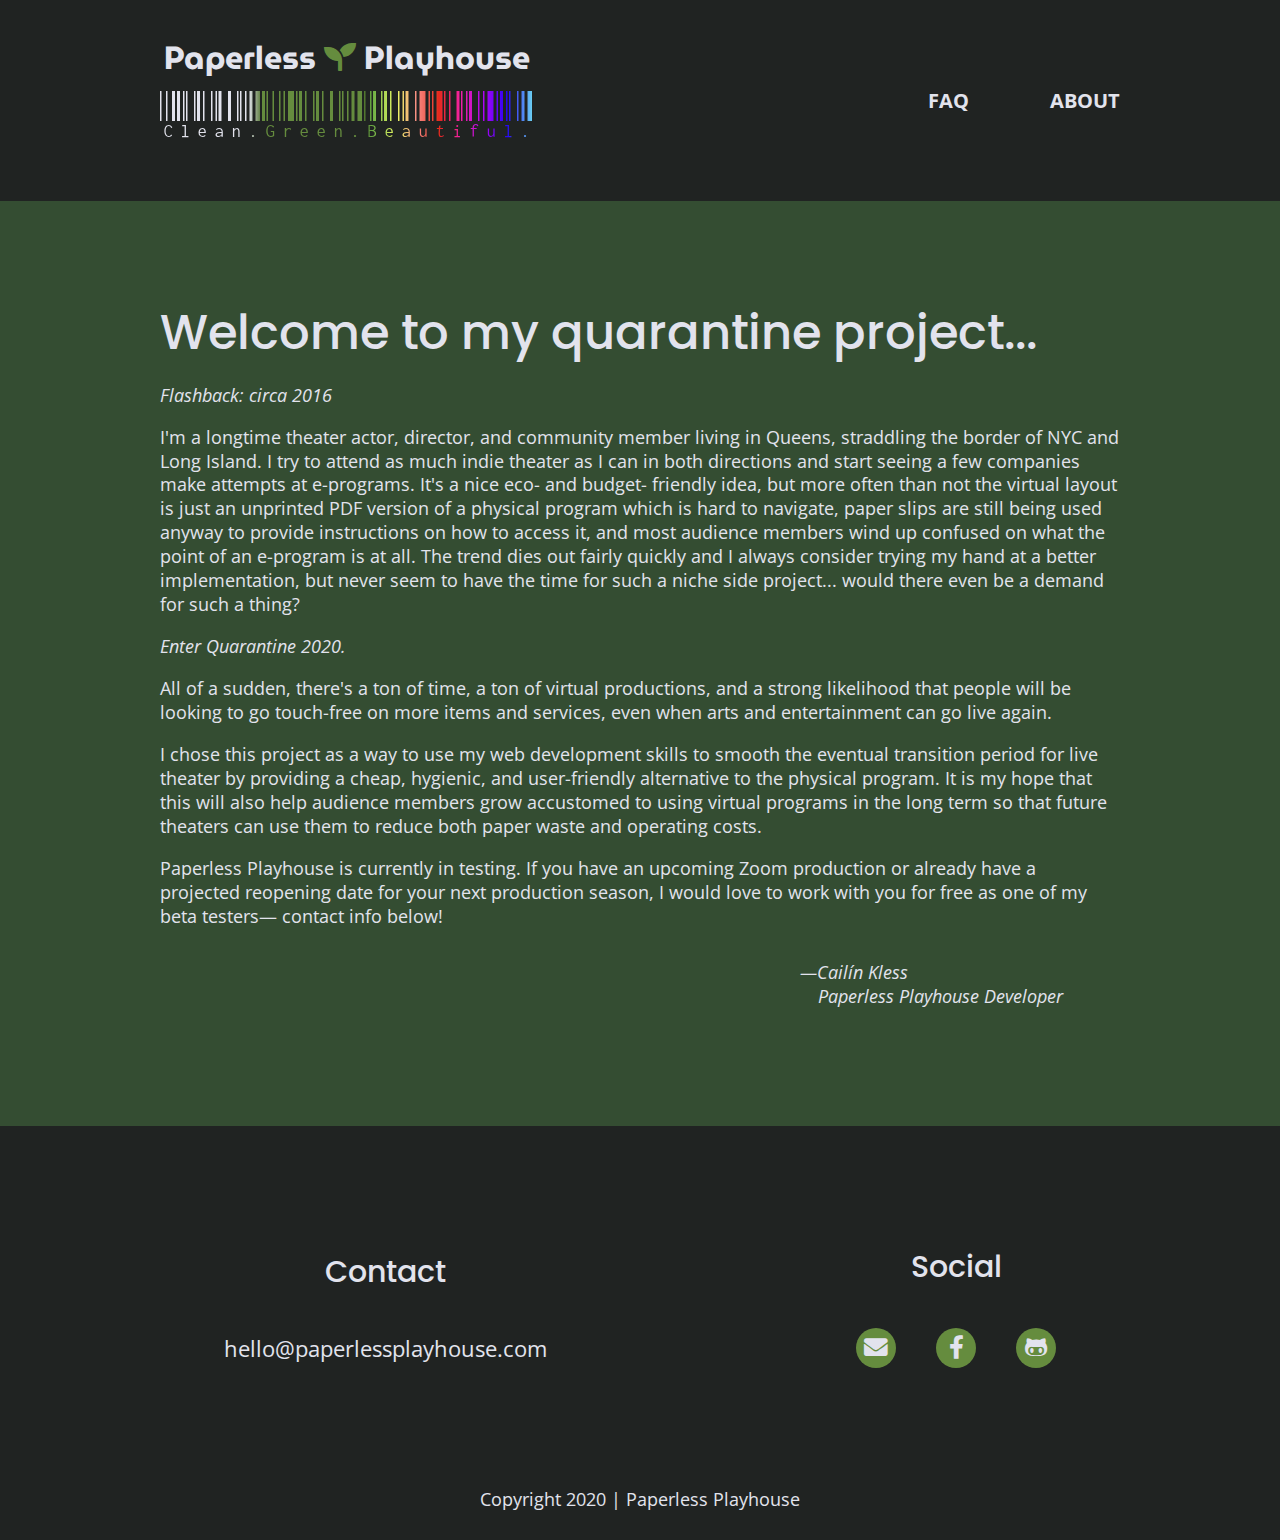
<file: about/index.html>
<!doctype html>
<html class="no-js" lang="">

<head>
  <meta charset="utf-8">
  <meta http-equiv="x-ua-compatible" content="ie=edge">
  <title>About Paperless Playhouse</title>
  <meta name="description" content="">
  <meta name="viewport" content="width=device-width, initial-scale=1, shrink-to-fit=no">

  <meta property="og:title" content="Paperless Playhouse">
  <meta property="og:description" content="Contact-free, waste-free virtual programs.">
  <meta property="og:type" content="Website">
  <meta property="og:url" content="paperlessplayhouse.com">
  <meta property="og:image" content="img/rajphoneevened.png">

  <link rel="manifest" href="../site.webmanifest">
  <link rel="apple-touch-icon" href="../icon.png">
  <link rel='icon' href='../favicon.ico' type='image/x-icon'/ >
  <!-- Place favicon.ico in the root directory -->
  <!--Logo Fonts-->
  <link href="https://fonts.googleapis.com/css2?family=Libre+Barcode+128+Text&family=MuseoModerno:wght@100;200;300;400;500;531;600;700;800;900&display=swap" rel="stylesheet">
  <!-- Google Fonts -->
  <link href="https://fonts.googleapis.com/css?family=Open+Sans:400,700|Poppins:500,700" rel="stylesheet">
  <!-- FontAwesome CDN version 5.5 -->
  <link rel="stylesheet" href="https://use.fontawesome.com/releases/v5.5.0/css/all.css">
  <link rel="stylesheet" href="../css/normalize.css">
  <link rel="stylesheet" href="../css/main.css">
</head>

<body>
  <!--[if lte IE 9]>
    <p class="browserupgrade">You are using an <strong>outdated</strong> browser. Please <a href="https://browsehappy.com/">upgrade your browser</a> to improve your experience and security.</p>
  <![endif]-->

  <!-- Add your site or application content here -->
  <header>
    <div class="content-wrapper">
      <div class="logo-wrapper">
        <a href="../index.html">
        <h1 id="logo-line1">Paperless <i class="fas fa-seedling"></i> Playhouse</h1>
        <h1 id="logo-line2"><span class="green-grad">Clean.</span>Green.<span class="rainbow-grad">Beautiful.</span></h1>
        </a>
      </div>
      <div class="header-divider"></div>
      <nav>
        <ul>
          <li><a href="../faq/index.html" target="_blank">FAQ</a></li>
          <li><a href="index.html">About</a></li>
        </ul>
      </nav>
    </div>
  </header>

  <main>

    <section class="mission">
      <div class="content-wrapper">
        <div class="mission-content">
          <h2>Welcome to my quarantine project...</h2>
          <p><em>Flashback: circa 2016</em></p>
          <p>I'm a longtime theater actor, director, and community member living in Queens, straddling the border of NYC and Long Island. I try to attend as much indie theater as I can in both directions and start seeing a few companies make attempts at e-programs. It's a nice eco- and budget- friendly idea, but more often than not the virtual layout is just an unprinted PDF version of a physical program which is hard to navigate, paper slips are still being used anyway to provide instructions on how to access it, and most audience members wind up confused on what the point of an e-program is at all. The trend dies out fairly quickly and I always consider trying my hand at a better implementation, but never seem to have the time for such a niche side project... would there even be a demand for such a thing?</p>
          <p><em>Enter Quarantine 2020.</em></p>
          <p>All of a sudden, there's a ton of time, a ton of virtual productions, and a strong likelihood that people will be looking to go touch-free on more items and services, even when arts and entertainment can go live again.</p>
          <p>I chose this project as a way to use my web development skills to smooth the eventual transition period for live theater by providing a cheap, hygienic, and user-friendly alternative to the physical program. It is my hope that this will also help audience members grow accustomed to using virtual programs in the long term so that future theaters can use them to reduce both paper waste and operating costs.</p>
          <p>Paperless Playhouse is currently in testing. If you have an upcoming Zoom production or already have a projected reopening date for your next production season, I would love to work with you for free as one of my beta testers&mdash; contact info below!</p>
          <div id="sign-off">
            <p><em>&mdash;Cail&iacute;n Kless<br><span>Paperless Playhouse Developer<span></em></p>
          </div>
        </div>
      </div> <!-- mission content wrapper ends -->
    </section>

  </main> <!-- main wrapper -->

  <footer>
    <div class="content-wrapper">
      <div class="footer-content">
        <address class="contact">
          <h4>Contact</h4>
          <p><email>
            <a href="mailto:hello@paperlessplayhouse.com">hello@paperlessplayhouse.com</a>
          </email></p>
        </address>
        <div class="social">
          <h4>Social</h4>
          <div class="social-icons">
            <a href="mailto:hello@paperlessplayhouse.com" target="_blank"><p>
              <i class="fas fa-envelope"></i>
            </p></a>
            <a href="https://www.facebook.com/Paperless-Playhouse-103790128084582" target="_blank"><p>
              <i class="fab fa-facebook-f"></i>
            </p></a>
            <a href="https://github.com/cailinkless" target="_blank"><p>
              <i class="fab fa-github-alt"></i>
            </p></a>
          </div>
        </div>
      </div> <!-- footer content ends -->
    </div>
    <!--footer content-wrapper ends-->
    <div class="copyright">
      <p class="web-copyright">Copyright 2020 | Paperless Playhouse</p>
    </div>
  </footer>

  <script src="../js/vendor/modernizr-3.6.0.min.js"></script>
  <script src="https://code.jquery.com/jquery-3.3.1.min.js" integrity="sha256-FgpCb/KJQlLNfOu91ta32o/NMZxltwRo8QtmkMRdAu8="
    crossorigin="anonymous"></script>
  <script>
    window.jQuery || document.write('<script src="../js/vendor/jquery-3.3.1.min.js"><\/script>')

  </script>
  <script src="../js/plugins.js"></script>
  <script src="../js/main.js"></script>

  <!-- Google Analytics: change UA-XXXXX-Y to be your site's ID. -->
  <script>
    window.ga = function () {
      ga.q.push(arguments)
    };
    ga.q = [];
    ga.l = +new Date;
    ga('create', 'UA-XXXXX-Y', 'auto');
    ga('send', 'pageview')

  </script>
  <script src="https://www.google-analytics.com/analytics.js" async defer></script>
</body>

</html>
</file>
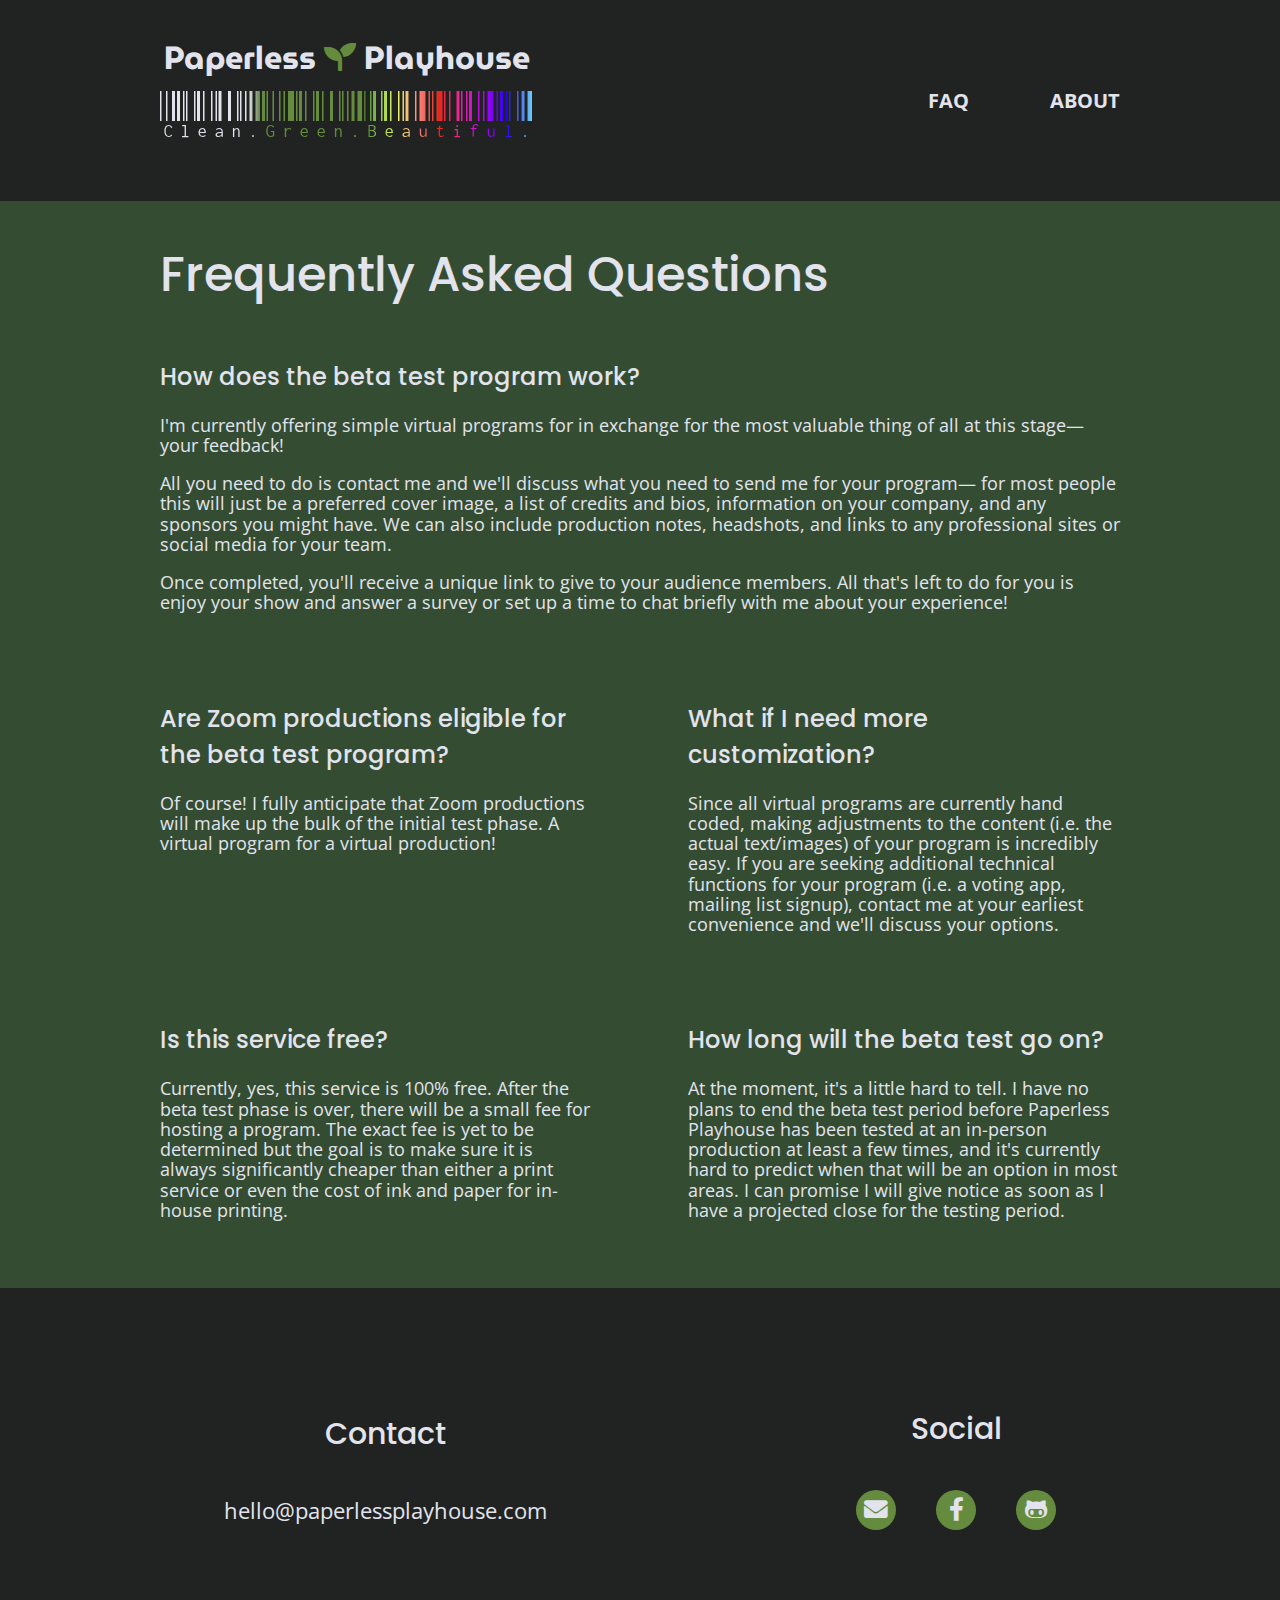
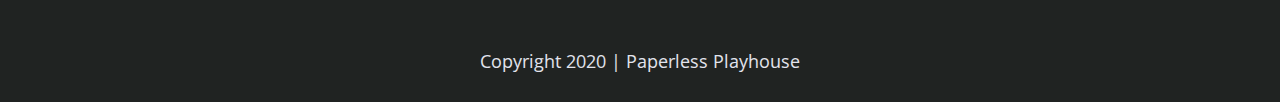
<file: faq/index.html>
<!doctype html>
<html class="no-js" lang="">

<head>
  <meta charset="utf-8">
  <meta http-equiv="x-ua-compatible" content="ie=edge">
  <title>FAQ - Paperless Playhouse</title>
  <meta name="description" content="">
  <meta name="viewport" content="width=device-width, initial-scale=1, shrink-to-fit=no">

  <meta property="og:title" content="Paperless Playhouse">
  <meta property="og:description" content="Contact-free, waste-free virtual programs.">
  <meta property="og:type" content="Website">
  <meta property="og:url" content="paperlessplayhouse.com">
  <meta property="og:image" content="img/rajphoneevened.png">

  <link rel="manifest" href="../site.webmanifest">
  <link rel="apple-touch-icon" href="../icon.png">
  <link rel='icon' href='../favicon.ico' type='image/x-icon'/ >
  <!-- Place favicon.ico in the root directory -->
  <!--Logo Fonts-->
  <link href="https://fonts.googleapis.com/css2?family=Libre+Barcode+128+Text&family=MuseoModerno:wght@100;200;300;400;500;531;600;700;800;900&display=swap" rel="stylesheet">
  <!-- Google Fonts -->
  <link href="https://fonts.googleapis.com/css?family=Open+Sans:400,700|Poppins:500,700" rel="stylesheet">
    <!-- FontAwesome CDN version 5.5 -->
    <link rel="stylesheet" href="https://use.fontawesome.com/releases/v5.5.0/css/all.css">
  <link rel="stylesheet" href="../css/normalize.css">
  <link rel="stylesheet" href="../css/main.css">
</head>

<body>
  <!--[if lte IE 9]>
    <p class="browserupgrade">You are using an <strong>outdated</strong> browser. Please <a href="https://browsehappy.com/">upgrade your browser</a> to improve your experience and security.</p>
  <![endif]-->

  <!-- Add your site or application content here -->
  <header>
      <div class="content-wrapper">
        <div class="logo-wrapper">
          <a href="../index.html">
          <h1 id="logo-line1">Paperless <i class="fas fa-seedling"></i> Playhouse</h1>
          <h1 id="logo-line2"><span class="green-grad">Clean.</span>Green.<span class="rainbow-grad">Beautiful.</span></h1>
          </a>
        </div>
        <div class="header-divider"></div>
      <nav>
        <ul>
          <li><a href="index.html">FAQ</a></li>
          <li><a href="../about/index.html" target="_blank">About</a></li>
        </ul>
      </nav>
    </div>
  </header>

  <main class="faq">
    <div class="content-wrapper">
      <h2>Frequently Asked Questions</h2>
      <div class="faq-content" id="big-question">
        <h4>How does the beta test program work?</h4>
        <p>I'm currently offering simple virtual programs for in exchange for the most valuable thing of all at this stage&mdash; your feedback!</p>
        <p>All you need to do is contact me and we'll discuss what you need to send me for your program&mdash; for most people this will just be a preferred cover image, a list of credits and bios, information on your company, and any sponsors you might have. We can also include production notes, headshots, and links to any professional sites or social media for your team.</p>
        <p>Once completed, you'll receive a unique link to give to your audience members. All that's left to do for you is enjoy your show and answer a survey or set up a time to chat briefly with me about your experience!</p>
      </div>
      <div class="faq-content">
        <h4>Are Zoom productions eligible for the beta test program?</h4>
        <p>Of course! I fully anticipate that Zoom productions will make up the bulk of the initial test phase. A virtual program for a virtual production!</p>
      </div>
      <div class="faq-content">
        <h4>What if I need more customization?</h4>
        <p>Since all virtual programs are currently hand coded, making adjustments to the content (i.e. the actual text/images) of your program is incredibly easy. If you are seeking additional technical functions for your program (i.e. a voting app, mailing list signup), contact me at your earliest convenience and we'll discuss your options.</p>
      </div>
      <div class="faq-content">
        <h4>Is this service free?</h4>
        <p>Currently, yes, this service is 100% free. After the beta test phase is over, there will be a small fee for hosting a program. The exact fee is yet to be determined but the goal is to make sure it is always significantly cheaper than either a print service or even the cost of ink and paper for in-house printing.</p>
      </div>
      <div class="faq-content">
        <h4>How long will the beta test go on?</h4>
        <p>At the moment, it's a little hard to tell. I have no plans to end the beta test period before Paperless Playhouse has been tested at an in-person production at least a few times, and it's currently hard to predict when that will be an option in most areas. I can promise I will give notice as soon as I have a projected close for the testing period.</p>
      </div>
    </div> <!-- faq content wrapper ends -->
  </main>

  <footer>
    <div class="content-wrapper">
      <div class="footer-content">
        <address class="contact">
          <h4>Contact</h4>
          <p><email>
            <a href="mailto:hello@paperlessplayhouse.com">hello@paperlessplayhouse.com</a>
          </email></p>
        </address>
        <div class="social">
          <h4>Social</h4>
          <div class="social-icons">
            <a href="mailto:hello@paperlessplayhouse.com" target="_blank"><p>
              <i class="fas fa-envelope"></i>
            </p></a>
            <a href="https://www.facebook.com/Paperless-Playhouse-103790128084582" target="_blank"><p>
              <i class="fab fa-facebook-f"></i>
            </p></a>
            <a href="https://github.com/cailinkless" target="_blank"><p>
              <i class="fab fa-github-alt"></i>
            </p></a>
          </div>
        </div>
      </div> <!-- footer content ends -->
    </div>
    <!--footer content-wrapper ends-->
    <div class="copyright">
      <p class="web-copyright">Copyright 2020 | Paperless Playhouse</p>
    </div>
  </footer>

  <script src="../js/vendor/modernizr-3.6.0.min.js"></script>
  <script src="https://code.jquery.com/jquery-3.3.1.min.js" integrity="sha256-FgpCb/KJQlLNfOu91ta32o/NMZxltwRo8QtmkMRdAu8="
    crossorigin="anonymous"></script>
  <script>
    window.jQuery || document.write('<script src="../js/vendor/jquery-3.3.1.min.js"><\/script>')

  </script>
  <script src="../js/plugins.js"></script>
  <script src="../js/main.js"></script>

  <!-- Google Analytics: change UA-XXXXX-Y to be your site's ID. -->
  <script>
    window.ga = function () {
      ga.q.push(arguments)
    };
    ga.q = [];
    ga.l = +new Date;
    ga('create', 'UA-XXXXX-Y', 'auto');
    ga('send', 'pageview')

  </script>
  <script src="https://www.google-analytics.com/analytics.js" async defer></script>
</body>

</html>
</file>
<file: css/main.css>
/*! HTML5 Boilerplate v6.1.0 | MIT License | https://html5boilerplate.com/ */

/*
 * What follows is the result of much research on cross-browser styling.
 * Credit left inline and big thanks to Nicolas Gallagher, Jonathan Neal,
 * Kroc Camen, and the H5BP dev community and team.
 */

/* ==========================================================================
   Base styles: opinionated defaults
   ========================================================================== */

html {
  color: #222;
  font-size: 1em;
  line-height: 1.4;
}

/*
 * Remove text-shadow in selection highlight:
 * https://twitter.com/miketaylr/status/12228805301
 *
 * Vendor-prefixed and regular ::selection selectors cannot be combined:
 * https://stackoverflow.com/a/16982510/7133471
 *
 * Customize the background color to match your design.
 */

::-moz-selection {
  background: #b3d4fc;
  text-shadow: none;
}

::selection {
  background: #b3d4fc;
  text-shadow: none;
}

/*
 * A better looking default horizontal rule
 */

hr {
  display: block;
  height: 1px;
  border: 0;
  border-top: 1px solid #ccc;
  margin: 1em 0;
  padding: 0;
}

/*
 * Remove the gap between audio, canvas, iframes,
 * images, videos and the bottom of their containers:
 * https://github.com/h5bp/html5-boilerplate/issues/440
 */

audio,
canvas,
iframe,
img,
svg,
video {
  vertical-align: middle;
}

/*
 * Remove default fieldset styles.
 */

fieldset {
  border: 0;
  margin: 0;
  padding: 0;
}

/*
 * Allow only vertical resizing of textareas.
 */

textarea {
  resize: vertical;
}

/* ==========================================================================
   Browser Upgrade Prompt
   ========================================================================== */

.browserupgrade {
  margin: 0.2em 0;
  background: #ccc;
  color: #000;
  padding: 0.2em 0;
}

/* ==========================================================================
   Author's custom styles
   ========================================================================== */

/* General Styles */

html {
	font-size: 16px;
}

body {
  font-size: 1em;
  font-family: 'Open Sans', sans-serif;
  color: #e2e3ed;
  text-align: left;
}

ul,
ol {
  list-style-type: none;
  margin: 0;
  padding: 0;
}

a {
  color: #e2e3ed;
  text-decoration: none;
}

#logo-wrapper {
  max-width: 80%;
}

#logo-line1 {
  font-family: 'MuseoModerno', cursive;
  text-align: center;
  padding-bottom: 0;
  margin-bottom: 0;
  /** color: #527158; **/
}

#logo-line2 {
  font-family: 'Libre Barcode 128 Text', cursive;
  text-align: center;
  font-weight: normal;
  font-size: 2em;
  padding-top: 0;
  margin-top: 0;
  color: #658C3E;
  /** color: #527158; **/
}

#logo-line1 i {
    color: #658C3E;
}

.rainbow-grad {
  /* Permalink - use to edit and share this gradient: https://colorzilla.com/gradient-editor/#50732d+0,6bad45+5,eafc64+19,f98c84+31,e5291b+44,f4229d+56,aa04f7+71,2404f4+84,6fdef2+100 */
background: #6bad45 /* Old browsers */
background: -moz-linear-gradient(left,  #6bad45 0%, #eafc64 19%, #f98c84 31%, #e5291b 44%, #f4229d 56%, #aa04f7 71%, #2404f4 84%, #6fdef2 100%); /* FF3.6-15 */
background: -webkit-linear-gradient(left,  #50732d 0%,#6bad45 5%,#eafc64 19%,#f98c84 31%,#e5291b 44%,#f4229d 56%,#aa04f7 71%,#2404f4 84%,#6fdef2 100%); /* Chrome10-25,Safari5.1-6 */
background: linear-gradient(to right,  #50732d 0%,#6bad45 5%,#eafc64 19%,#f98c84 31%,#e5291b 44%,#f4229d 56%,#aa04f7 71%,#2404f4 84%,#6fdef2 100%); /* W3C, IE10+, FF16+, Chrome26+, Opera12+, Safari7+ */
filter: progid:DXImageTransform.Microsoft.gradient( startColorstr='#50732d', endColorstr='#6fdef2',GradientType=1 ); /* IE6-9 */
-webkit-background-clip: text;
-webkit-text-fill-color: transparent;
}

.green-grad {
  /* Permalink - use to edit and share this gradient: https://colorzilla.com/gradient-editor/#e2e3ed+0,e2e3ed+87,50732d+100 */
background: #e2e3ed; /* Old browsers */
background: -moz-linear-gradient(left,  #e2e3ed 0%, #e2e3ed 87%, #50732d 100%); /* FF3.6-15 */
background: -webkit-linear-gradient(left,  #e2e3ed 0%,#e2e3ed 87%,#50732d 100%); /* Chrome10-25,Safari5.1-6 */
background: linear-gradient(to right,  #e2e3ed 0%,#e2e3ed 87%,#50732d 100%); /* W3C, IE10+, FF16+, Chrome26+, Opera12+, Safari7+ */
filter: progid:DXImageTransform.Microsoft.gradient( startColorstr='#e2e3ed', endColorstr='#50732d',GradientType=1 ); /* IE6-9 */
-webkit-background-clip: text;
-webkit-text-fill-color: transparent;
}

/* Logo Fix for certain mobile widths */

@media only screen and (min-width:400px) {
  #logo-line2 {
    font-size: 3.15em;
  }
}
/* End Logo Fix */

h2 {
  font-family: 'Poppins', sans-serif;
  font-weight: 500;
  font-size: 1.875em;
  margin: 0;
}

h3,
h4 {
  font-family: 'Poppins', sans-serif;
  font-weight: 500;
  font-size: 1.125em;
  margin: 20px 0;
}

p {
  font-size: .875em;
  line-height: 1.285;
}

img {
 width: 100%;
}

figure {
 margin: 0;
}

address {
 font-style: normal;
}

.content-wrapper {
  width: 90%;
  margin: 50px 0;
}

/* -------------------- Base Header - Footer Styles -------------------- */

header,
footer {
  background-color: #202322;
  display: flex;
  justify-content: center;
  align-items: center;
  flex-flow: row wrap;
}

header {
  padding: 15px 0;
}

header .content-wrapper {
  margin: 0;
  display: flex;
  justify-content: center;
  align-items: center;
  flex-flow: row wrap;
}

.header-divider {
  background: #3a3a3a;
  height: 1px;
  width: 100%;
  margin: 10px 0 20px 0;
}

header nav {
  width: 60%;
  font-size: 1.125em;
  font-weight: 700;
  text-transform: uppercase;
  display: flex;
  justify-content: space-around;
  align-items: center;
  flex-flow: row wrap;
}

header nav ul {
  width: 100%;
  display: flex;
  justify-content: space-around;
}

header nav ul li {
  font-size: 1.125em;
}

header nav a:hover {
  opacity: 50%;
  text-decoration: underline;
}

footer {
  text-align: center;
  flex-direction: column;
}

footer p {
  margin: 0;
}

.web-copyright {
  padding-bottom: 0.5em;
}

footer .content-wrapper {
  width: 55%;
  margin: 50px 0;
}

footer .contact {
  margin-bottom: 50px;
}

footer .contact p {
  font-size: 1em;
}

footer .social-icons {
  display: flex;
  justify-content: space-around;
  align-items: center;
}

footer .social-icons p {
  background-color: #658C3E;
  border-radius: 50%;
  width: 40px;
  height: 40px;
  display: flex;
  justify-content: center;
  align-items: center;
}

footer email a {
  font-size: 0.9em;
}

footer .social-icons p i {
  font-size: 1.3125em;
}

footer .copyright {
  margin: 20px 0;
  max-width: 90%;
}

footer a:hover {
  opacity: 50%;
}

footer email:hover {
  text-decoration: underline;
}

.credit a:hover {
  text-decoration: underline;
}

/* -------------------- Mobile Styles - Homepage -------------------- */

/* Hero Area */

.hero-area {
  background: url(../img/rajphone-darkened.png);
  background-size: cover;
  background-position: center;
  min-height: 500px;
  display: flex;
  justify-content: center;
  flex-flow: row wrap;
  padding-top: 0;
}

.hero-area h1 {
  font-size: 1.75em;
  font-family: 'Poppins', Helvetica, Arial, sans-serif;
  font-weight: 500;
  margin-top: 0;
  padding-top: 0;
}

/* Aside */

aside {
  background-color: #344D32;
  display: flex;
  justify-content: center;
  align-items: center;
  flex-flow: row wrap;
}

aside .form {
  margin-top: 30px;
}

input[type=button]:hover {
  background-color: #000000;
  color: #344D32;
}

input[type=button] {
  width: 100%;
  padding: 20px 0;
  margin-top: 20px;
  background-color: #202322;
  font-family: 'Poppins', Helvetica, Arial, sans-serif;
  font-weight: 500;
  font-size: 1.125em;
  color: #e2e3ed;
  border: none;
  text-align: center;
  text-transform: uppercase;
}

/* Features */

.features {
  background: url('../img/darkgreener.jpg');
  background-size: cover;
  background-position: center;
  display: flex;
  justify-content: center;
  flex-flow: row wrap;
}

.features h2 {
  margin-bottom: 60px;
}

.features article {
  width: 63%;
  margin: 30px 0;
}

.features .features-items {
  display: flex;
  justify-content: center;
  align-items: center;
  flex-flow: row wrap;
}

.features i {
  font-size: 3.75em;
  margin-bottom: 40px;
}

.features p {
  text-align: center;
  margin: 0;
}

/* Reviews */

.reviews {
  background-color: #344D32;
  display: flex;
  justify-content: center;
  flex-flow: row wrap;
}

.reviews h2 {
  margin-bottom: 40px;
  line-height: 1;
}

.reviews h3 {
  width: 80%;
  margin: 20px 0;
}

/* ==========================================================================
   About Page
   ========================================================================== */

.mission {
  background-color: #344D32;
  display: flex;
  justify-content: center;
  align-items: center;
  flex-flow: row wrap;
}

#sign-off {
  margin-top: 2em;
  margin-left: 3.5em;
}

#sign-off span {
  padding-left: 1em;
}

/* ==========================================================================
   FAQ Page
   ========================================================================== */

.faq {
  background-color: #344D32;
  display: flex;
  justify-content: center;
  align-items: center;
  flex-flow: row wrap;
}

.faq .content-wrapper {
  margin: 50px 0 0 0;
  display: flex;
  justify-content: center;
  align-items: center;
  flex-flow: row wrap;
}

.faq h2 {
  margin-bottom: 40px;
  line-height: 1;
}

.faq-content {
  margin-bottom: 50px;
}

.faq-content h4 {
  line-height: 2em;
  font-family: 'Poppins', Helvetica, Arial, sans-serif;
  font-weight: 500;
}

/* ====== SAMPLE PAGE =======*/

/* Style the button that is used to open and close the collapsible content */
.collapsible {
  background-color: #85878b;
  color: #f2f0e3;
  cursor: pointer;
  padding: 18px;
  width: 100%;
  border-top: solid 10px #202322;
  border-bottom: none;
  border-left: none;
  border-right: none;
  text-align: center;
  outline: none;
  font-size: 20px;
  font-family: 'Merriweather', serif;
}

/* Add a background color to the button if it is clicked on (add the .active class with JS), and when you move the mouse over it (hover) */
.active, .collapsible:hover {
  background-color: #202322;
}

/* Style the collapsible content. Note: hidden by default */
.content {
  border-top: solid 10px #202322;
  padding: 0 18px;
  display: none;
  overflow: hidden;
  background-color: #85878b;
}

.bio {
  display: flex;
  flex-direction: row;
  align-items: flex-start;
  justify-content: space-around;
  padding-top: 25px;
}

.bio figure {
  width: 40%;
  border: solid 2px black;
}

.bio-text {
  width: 50%;
}

.bio a {
  color: aqua;
}

.bio a:hover {
  color: #e2e3ed;
}

/* ====== NFNV PAGE =======*/

#nfnv-page h3,
#nfnv-page h4,
#nfnv-page p {
  color: #000000;
}

#nfnv-page .collapsible {
  color: #BF4E63;
  background-color: #000000;
}

#nfnv-page .content {
  background-color: #ffffff;
}

#nfnv-page .content a,
#nfnv-page .content p a,
#nfnv-page .content .info a,
#nfnv-page .content .info p a {
  color: blue;
}

#nfnv-page .content a:hover,
#nfnv-page .content a:active,
#nfnv-page .content a:visited {
  text-decoration: underline;
}

#nfnv-page .content a:visited {
  color: #000000;
}

#nfnv-page footer p,
#nfnv-page footer h4 {
  color: #ffffff;
}

#company-contact {
  text-align: center;
  width: 95%;
}

.info,
.film {
  width: 100%;
  display: flex;
  flex-flow: row wrap;
  align-items: center;
  justify-content: center;
  padding-top: 25px;
  padding-bottom: 10px;
}

.info h3,
.film h3 {
  width: 90%;
}

.film figure {
  width: 90%;
  max-width: 500px;
  border: solid 2px black;
}

.film p {
  max-width: 500px;
}

.info p,
.film p {
  width: 90%;
}

.film a:hover {
  color: #e2e3ed;
}

.sponsor-logo {
  width: 75%;
  max-width: 250px;
  margin-bottom: 25px;
}

.sponsor-logo-big {
  width: 55%;
  max-width: 150px;
  margin: 25px;
}

/* ==========================================================================
   Helper classes
   ========================================================================== */

/*
 * Hide visually and from screen readers
 */

.hidden {
  display: none !important;
}

/*
 * Hide only visually, but have it available for screen readers:
 * https://snook.ca/archives/html_and_css/hiding-content-for-accessibility
 *
 * 1. For long content, line feeds are not interpreted as spaces and small width
 *    causes content to wrap 1 word per line:
 *    https://medium.com/@jessebeach/beware-smushed-off-screen-accessible-text-5952a4c2cbfe
 */

.visuallyhidden {
  border: 0;
  clip: rect(0 0 0 0);
  height: 1px;
  margin: -1px;
  overflow: hidden;
  padding: 0;
  position: absolute;
  width: 1px;
  white-space: nowrap;
  /* 1 */
}

/*
 * Extends the .visuallyhidden class to allow the element
 * to be focusable when navigated to via the keyboard:
 * https://www.drupal.org/node/897638
 */

.visuallyhidden.focusable:active,
.visuallyhidden.focusable:focus {
  clip: auto;
  height: auto;
  margin: 0;
  overflow: visible;
  position: static;
  width: auto;
  white-space: inherit;
}

/*
 * Hide visually and from screen readers, but maintain layout
 */

.invisible {
  visibility: hidden;
}

/*
 * Clearfix: contain floats
 *
 * For modern browsers
 * 1. The space content is one way to avoid an Opera bug when the
 *    `contenteditable` attribute is included anywhere else in the document.
 *    Otherwise it causes space to appear at the top and bottom of elements
 *    that receive the `clearfix` class.
 * 2. The use of `table` rather than `block` is only necessary if using
 *    `:before` to contain the top-margins of child elements.
 */

.clearfix:before,
.clearfix:after {
  content: " ";
  /* 1 */
  display: table;
  /* 2 */
}

.clearfix:after {
  clear: both;
}

/* ==========================================================================
   EXAMPLE Media Queries for Responsive Design.
   These examples override the primary ('mobile first') styles.
   Modify as content requires.
   ========================================================================== */


@media only screen and (min-width:768px) {
  /*Tablet styles here*/

  /* General styles */
  .content-wrapper {
    max-width: 640px;
    margin: 100px 0;
  }

  h2 {
    font-size: 2.25em;
    line-height: 1.333;
  }

  h3 {
      font-size: 1.5em;
      line-height: 1.25;
  }

  /* Header */
  header {
    justify-content: space-around;
    padding: 33px 0;
  }

  header .content-wrapper {
    width: 100%;
    justify-content: space-between;
  }

  header nav {
    width: 20%;
  }

  header nav ul {
    justify-content: space-between;
  }

  .header-divider {
    display: none;
  }
  /* Hero Area */

  .hero-area {
    min-height: 600px;
  }

  .hero-area h1 {
    font-size: 3em;
    line-height: 1;
    margin: 0;
}

.hero-area .content-wrapper {
  margin-top: 50px;
  max-width: 900px;
}

  /* Aside */
  aside .content-wrapper {
    margin: 50px 0;
    display: flex;
    justify-content: space-between;
    flex-flow: row wrap;
  }

  aside .content-wrapper .form-description,
  aside .content-wrapper .form {
    width: 40%;
    margin: 0;
  }

  /* Features */

  .features h2 {
    margin-bottom: 20px;
  }

  .features article {
    display: flex;
    justify-content: center;
    align-items: center;
    flex-flow: column wrap;
    flex-basis: 50%;
  }

  .features .features-item-description {
    width: 62%;
  }

  .features i {
    margin-bottom: 30px;
  }

  /* Reviews */
  .reviews article {
    display: flex;
    justify-content: space-between;
  }

  .reviews h2 {
    width: 85%;
  }

  .reviews article figure,
  .reviews article div {
    width: 49%;
  }

  .reviews h3 {
    margin: 0;
  }
  /* Footer */
  footer .content-wrapper {
    width: 65%;
    margin: 100px 0;
  }

  footer .footer-content {
    display: flex;
    justify-content: space-between;
    align-items: center;
    flex-direction: row;
  }

  footer .contact {
    margin-bottom: 0;
  }

  footer .contact p {
    font-size: 1.1em;
  }

  footer h4 {
    font-size: 1.5em;
    margin-bottom: 40px;
  }

  footer p {
      line-height: 1.285;
  }

  footer .social-icons {
    width: 12.5em;
    justify-content: space-between;
  }

  footer .copyright {
    width: 100%;
  }

  /* ==========================================================================
   About Page
   ========================================================================== */

   #sign-off {
     margin-left: 20em;
   }

  /* ==========================================================================
   FAQ Page
   ========================================================================== */

  .faq .content-wrapper {
    justify-content: space-between;
    align-items: flex-start;
  }

  .faq-content {
    flex-basis: 45%;
  }

  .faq h2 {
    width: 100%;
  }

  .faq-content#big-question {
    flex-basis: 100%;
    width: 100%;
  }

  .faq h4 {
    font-size: 1.25em;
    line-height: 1.25em;
  }

  .faq p {
      font-size: .875em;
      line-height: 1.25em;
  }

/* NFNV Page */

#nfnv-page header .content-wrapper {
  justify-content: center;
}

#nfnv-page .social {
  width: 100%;
}

}

@media only screen and (min-width:1200px) {
  /*Desktop styles here*/

  header {
    padding: 15px 0;
  }

  .content-wrapper {
    max-width: 960px;
  }

  h2 {
    font-size: 2.25em;
  }

  h3,
  h4 {
      font-size: 1.875em;
  }

  p {
      font-size: 1.125em;
      line-height: 1.333;
  }

  /* Hero */
  .hero-area h1 {
    font-size: 3.75em;
  }

  .hero-area .content-wrapper {
    max-width: none;
  }

  /* Aside */
  aside .content-wrapper {
    justify-content: space-around;
  }

  aside .content-wrapper .form-description,
  aside .content-wrapper .form {
    width: 30%;
  }

  .form-description p {
    font-size: 1.125em;
  }

  /* Features */

  .features h2 {
    width: 90%;
  }

  .features article {
    flex-basis: 33%;
  }

  /* Reviews */

  .reviews h2 {
    padding-bottom: 50px;
  }

  .reviews article div {
    width: 42%;
  }

  footer h4 {
    font-size: 1.875em;
  }

  footer .contact p {
    font-size: 1.5em;
  }

  /* ==========================================================================
  About Page
  ========================================================================== */
  #sign-off {
    margin-left: 40em;
  }

  .mission h2,
  .contact-section .content-wrapper h2 {
      width: 95%;
      font-size: 3em;
  }

  /* ==========================================================================
  FAQ Page
  ========================================================================== */
  .faq h2 {
    width: 100%;
    font-size: 3em;
  }

  .faq h4 {
    font-size: 1.5em;
    line-height: 1.5em;
  }

  .faq p {
      font-size: 1.125em;
      line-height: 1.125em;
  }
}

/* ==========================================================================
   Print styles.
   Inlined to avoid the additional HTTP request:
   https://www.phpied.com/delay-loading-your-print-css/
   ========================================================================== */

@media print {
  *,
  *:before,
  *:after {
    background: transparent !important;
    color: #000 !important;
    /* Black prints faster */
    -webkit-box-shadow: none !important;
    box-shadow: none !important;
    text-shadow: none !important;
  }
  a,
  a:visited {
    text-decoration: underline;
  }
  a[href]:after {
    content: " (" attr(href) ")";
  }
  abbr[title]:after {
    content: " (" attr(title) ")";
  }
  /*
     * Don't show links that are fragment identifiers,
     * or use the `javascript:` pseudo protocol
     */
  a[href^="#"]:after,
  a[href^="javascript:"]:after {
    content: "";
  }
  pre {
    white-space: pre-wrap !important;
  }
  pre,
  blockquote {
    border: 1px solid #999;
    page-break-inside: avoid;
  }
  /*
     * Printing Tables:
     * http://css-discuss.incutio.com/wiki/Printing_Tables
     */
  thead {
    display: table-header-group;
  }
  tr,
  img {
    page-break-inside: avoid;
  }
  p,
  h2,
  h3 {
    orphans: 3;
    widows: 3;
  }
  h2,
  h3 {
    page-break-after: avoid;
  }
}
</file>
